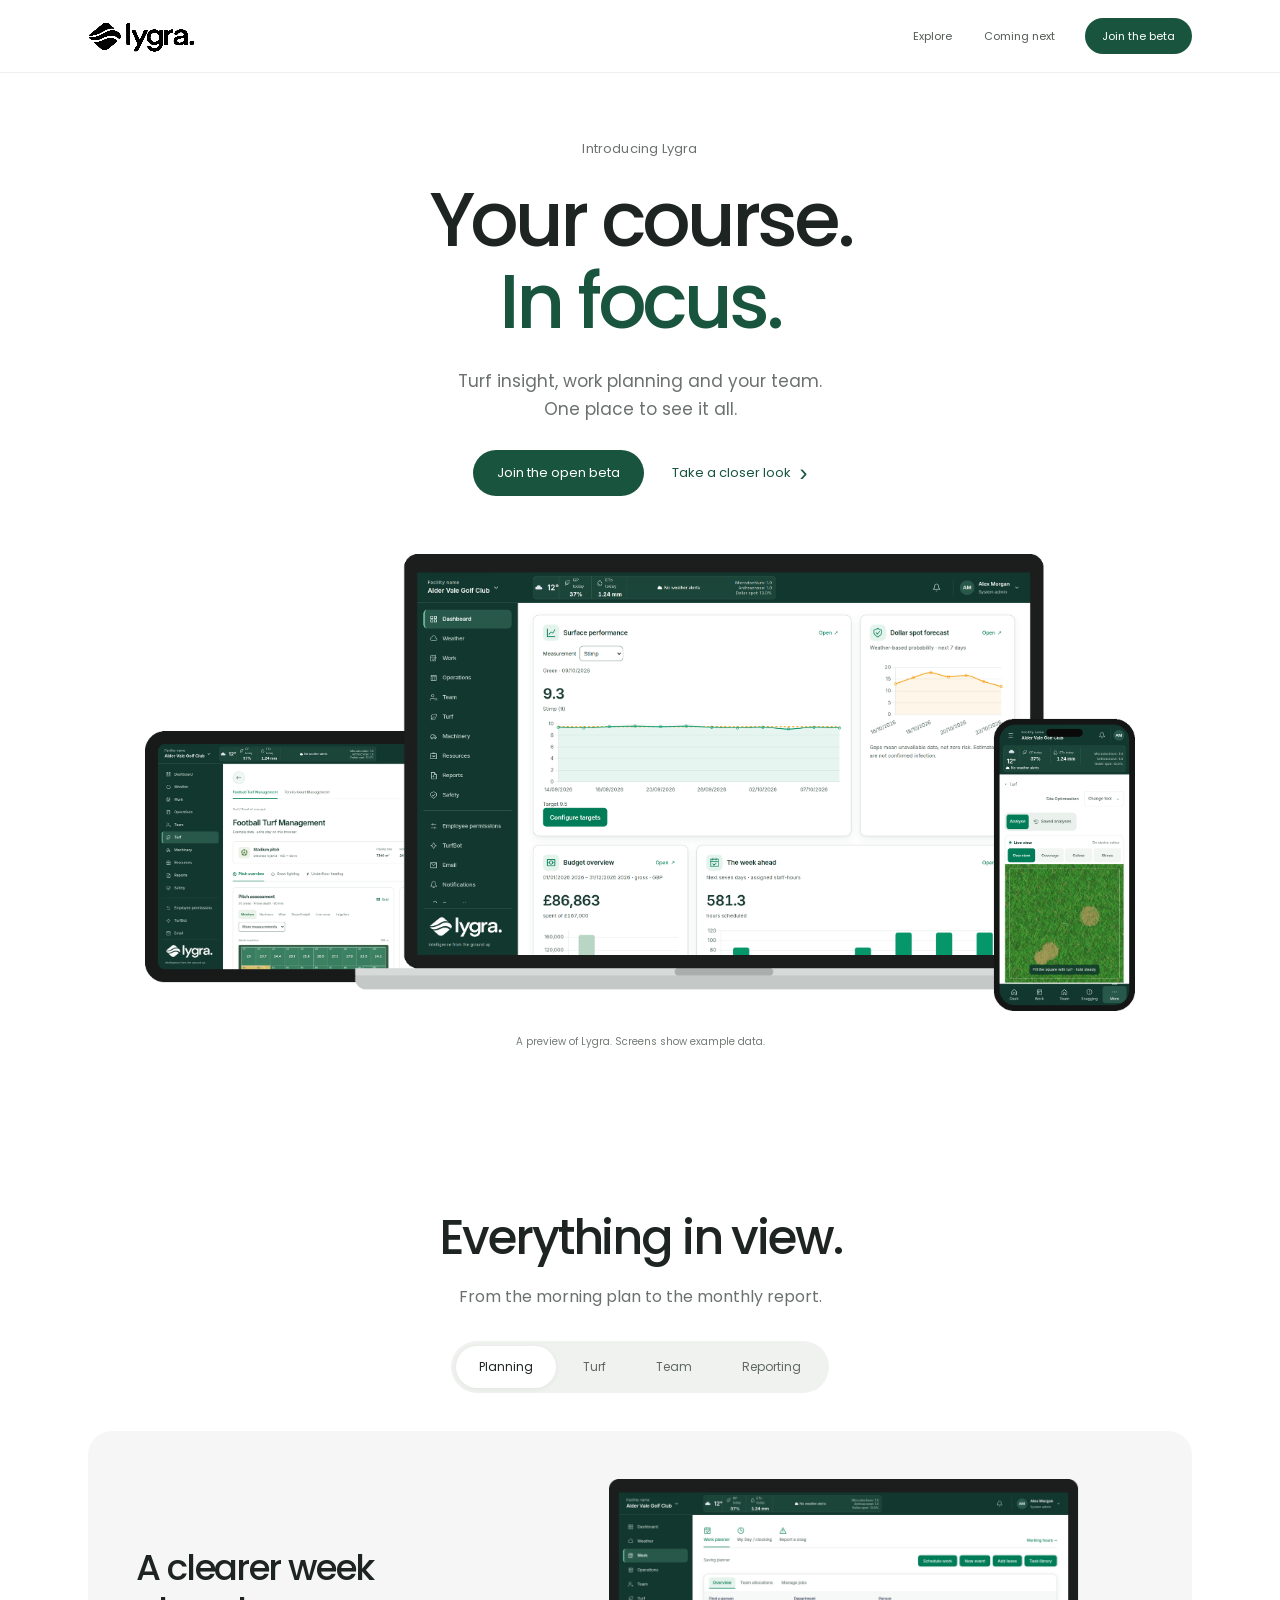
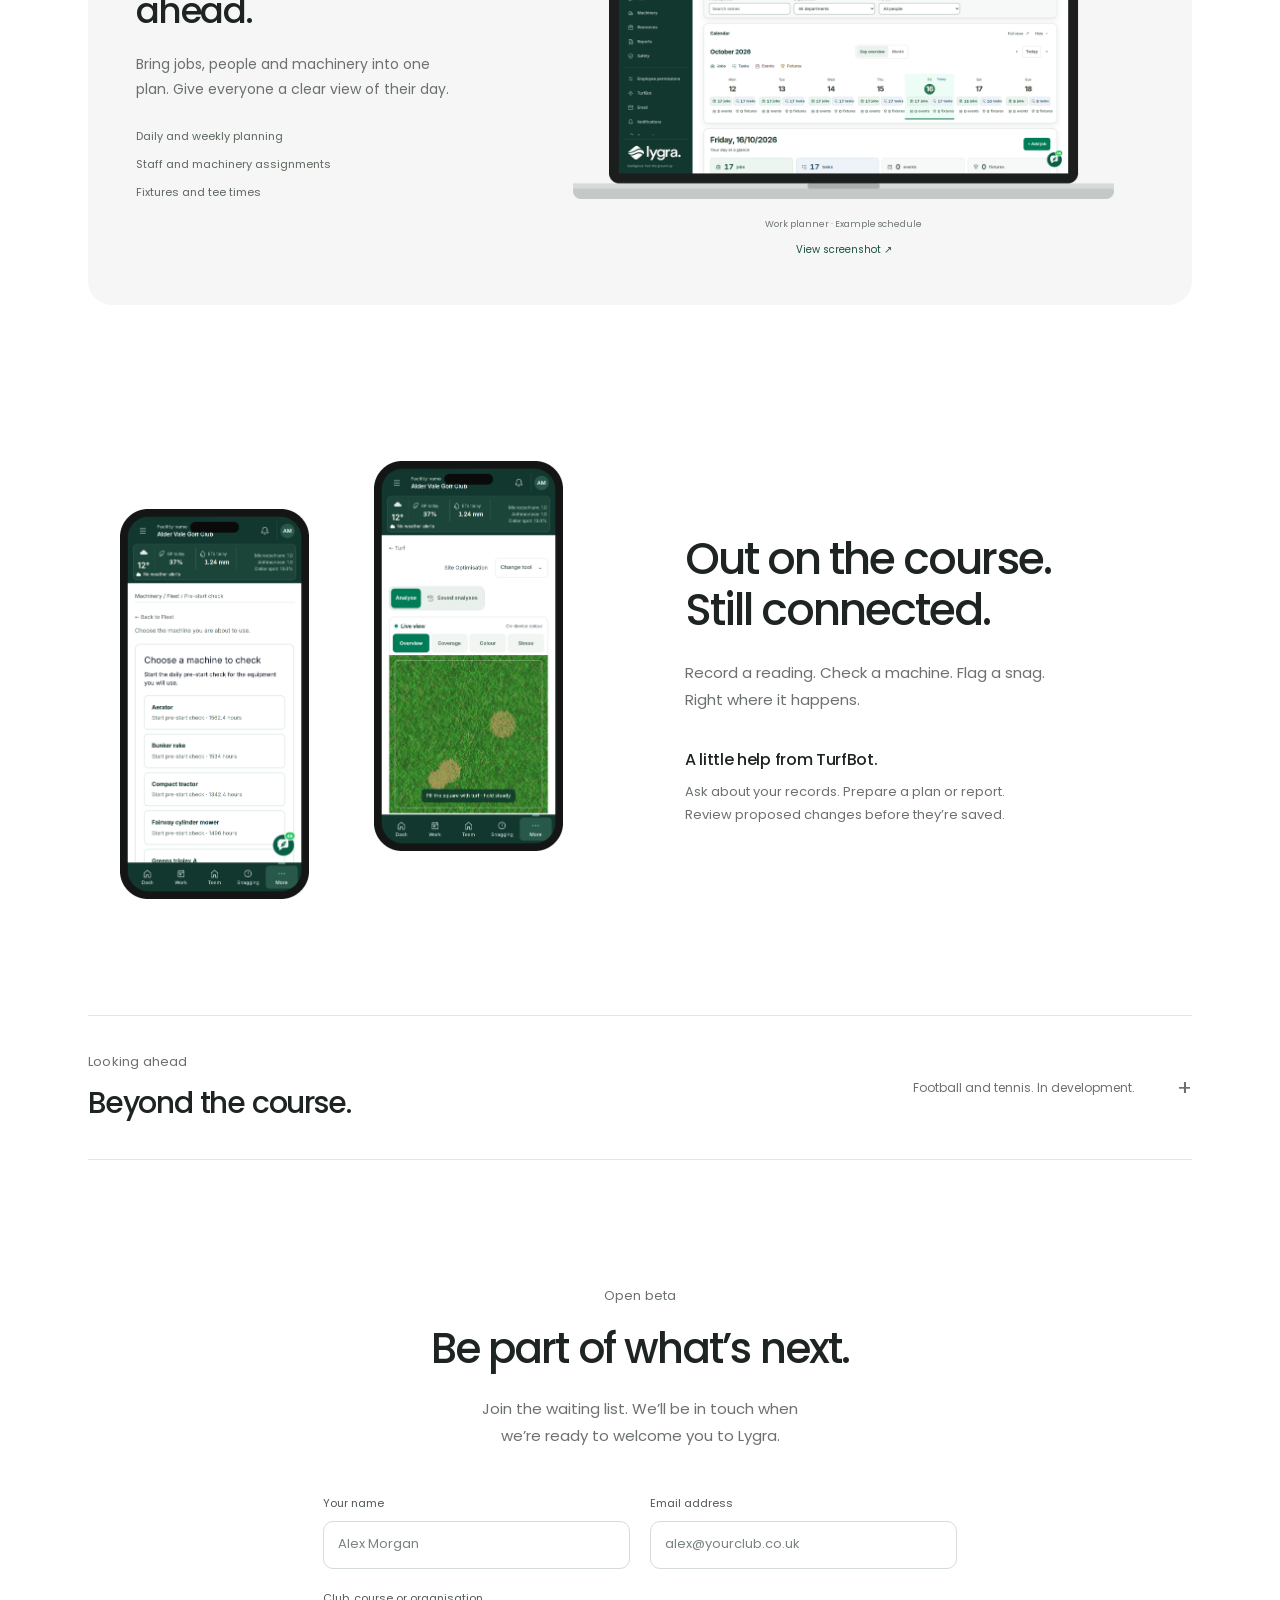
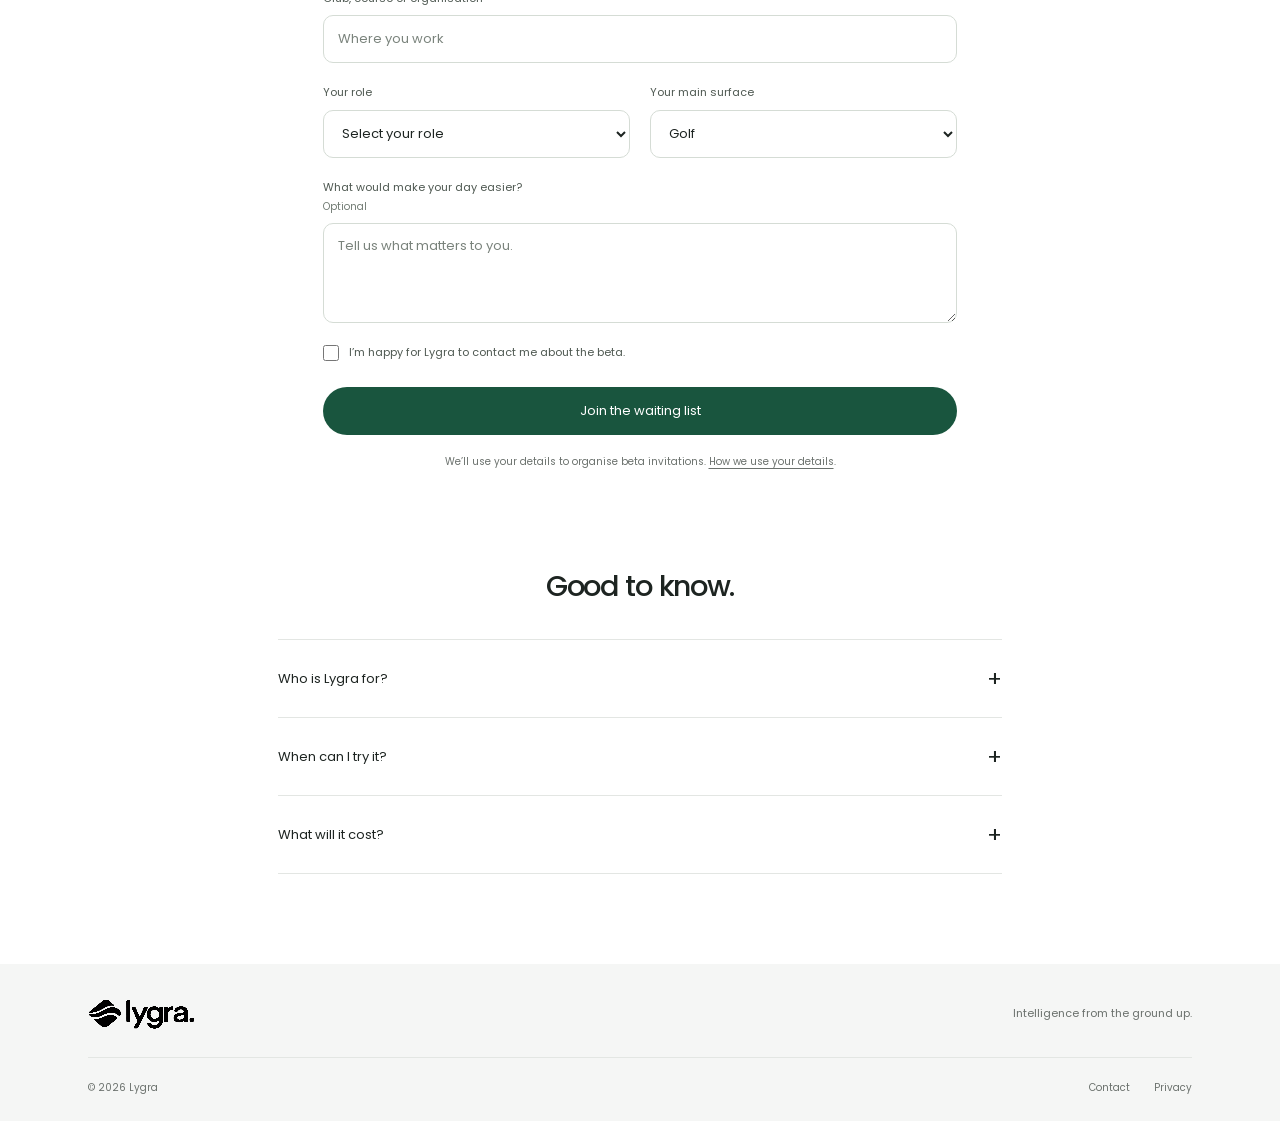
<file: index.html>
<!doctype html>
<html lang="en-GB">
<head>
  <meta charset="UTF-8">
  <meta name="viewport" content="width=device-width, initial-scale=1">
  <meta name="theme-color" content="#ffffff">
  <meta name="description" content="Your course. In focus. Lygra brings turf insight, work planning and your team together. Join the open beta waiting list.">
  <meta property="og:type" content="website">
  <meta property="og:url" content="https://rosshgithub.github.io/lygra-website/">
  <meta property="og:title" content="Lygra — your course, in focus">
  <meta property="og:description" content="Turf insight, work planning and your team. One place to see it all.">
  <meta property="og:image" content="https://rosshgithub.github.io/lygra-website/assets/lygra-brand.jpeg">
  <meta property="og:image:alt" content="Lygra — intelligence from the ground up">
  <link rel="canonical" href="https://rosshgithub.github.io/lygra-website/">
  <title>Lygra — intelligence from the ground up</title>
  <link rel="icon" href="./favicon.svg" type="image/svg+xml">
  <link rel="preload" href="./assets/fonts/poppins-medium.ttf" as="font" type="font/ttf" crossorigin>
  <link rel="stylesheet" href="./styles.css">
  <script src="./site.js" defer></script>
  <noscript><style>.feature-tabs{display:none}</style></noscript>
</head>
<body id="top">
  <a class="skip-link" href="#main">Skip to content</a>
  <header class="header-shell">
    <div class="site-header wrap">
      <a class="brand" href="#top" aria-label="Lygra home"><span class="brand-crop"><img src="./assets/lygra-brand.jpeg" alt="lygra." width="1600" height="900"></span></a>
      <nav aria-label="Main navigation">
        <a href="#explore">Explore</a>
        <a href="#next">Coming next</a>
      </nav>
      <a class="button button-small" href="#beta">Join the beta</a>
    </div>
  </header>

  <main id="main">
    <section class="hero wrap" aria-labelledby="hero-title">
      <div class="hero-copy">
        <p class="eyebrow">Introducing Lygra</p>
        <h1 id="hero-title">Your course.<br> <span>In focus.</span></h1>
        <p class="hero-description">Turf insight, work planning and your team.<br> One place to see it all.</p>
        <div class="hero-actions"><a class="button" href="#beta">Join the open beta</a><a class="text-link" href="#explore">Take a closer look <span aria-hidden="true">›</span></a></div>
      </div>
      <figure class="hero-product">
        <img src="./assets/hero-all-devices.png" alt="Lygra on laptop, tablet and phone, showing the dashboard, a sports surface preview and turf camera tools" width="2747" height="1269" fetchpriority="high">
        <figcaption>A preview of Lygra. Screens show example data.</figcaption>
      </figure>
    </section>

    <section class="explore wrap" id="explore" aria-labelledby="explore-title">
      <div class="section-heading"><h2 id="explore-title">Everything in view.</h2><p>From the morning plan to the monthly report.</p></div>
      <div class="feature-tabs" aria-label="Explore Lygra">
        <button type="button" id="tab-plan" data-feature="plan">Planning</button>
        <button type="button" id="tab-turf" data-feature="turf">Turf</button>
        <button type="button" id="tab-team" data-feature="team">Team</button>
        <button type="button" id="tab-picture" data-feature="picture">Reporting</button>
      </div>

      <section class="feature-panel" id="panel-plan" aria-labelledby="tab-plan">
        <div class="feature-copy"><h3>A clearer week ahead.</h3><p>Bring jobs, people and machinery into one plan. Give everyone a clear view of their day.</p><ul class="detail-list"><li>Daily and weekly planning</li><li>Staff and machinery assignments</li><li>Fixtures and tee times</li></ul></div>
        <figure class="feature-image"><img src="./assets/laptop-planner.png" alt="Lygra’s weekly work planner with jobs and team assignments" width="2408" height="1424" loading="lazy"><figcaption>Work planner · Example schedule</figcaption></figure>
      </section>
      <section class="feature-panel" id="panel-turf" aria-labelledby="tab-turf">
        <div class="feature-copy"><h3>Know what’s changing.</h3><p>See your readings alongside weather, growth and treatments. Build a picture of your course over time.</p><ul class="detail-list"><li>Surface performance history</li><li>Clippings and nutrition records</li><li>Forecasts and spray windows</li></ul></div>
        <figure class="feature-image"><img src="./assets/laptop-performance_chart.png" alt="A chart of recorded surface performance over time" width="2408" height="1424" loading="lazy"><figcaption>Surface performance · Example readings</figcaption></figure>
      </section>
      <section class="feature-panel" id="panel-team" aria-labelledby="tab-team">
        <div class="feature-copy"><h3>Everyone, on the same page.</h3><p>Share the day’s work. Keep the conversation going. Bring the details of your team together.</p><ul class="detail-list"><li>Personal schedules and attendance</li><li>Team chat and photo snag reports</li><li>Leave and training records</li></ul></div>
        <figure class="feature-image feature-image-phone"><img src="./assets/phone-teamchat.png" alt="Lygra team chat on a phone" width="762" height="1576" loading="lazy"><figcaption>Team chat · Example conversation</figcaption></figure>
      </section>
      <section class="feature-panel" id="panel-picture" aria-labelledby="tab-picture">
        <div class="feature-copy"><h3>Show the work behind it.</h3><p>Turn facility records into clear reports. Bring the numbers together, then add your perspective.</p><ul class="detail-list"><li>Budgets, expenditure and stock</li><li>Machinery checks and service history</li><li>Facility reports and PDF exports</li></ul></div>
        <figure class="feature-image"><img src="./assets/laptop-reports.png" alt="Lygra facility reporting on a laptop" width="2408" height="1424" loading="lazy"><figcaption>Facility reports · Example report</figcaption></figure>
      </section>
    </section>

    <section class="field-section wrap" aria-labelledby="field-title">
      <div class="field-visual">
        <img class="field-phone field-phone-back" src="./assets/phone-check.png" alt="A machinery pre-start check in Lygra" width="762" height="1576" loading="lazy">
        <img class="field-phone field-phone-front" src="./assets/phone-cam_analysis.png" alt="Lygra’s camera view for recording turf observations" width="762" height="1576" loading="lazy">
      </div>
      <div class="field-copy">
        <h2 id="field-title">Out on the course.<br> Still connected.</h2>
        <p>Record a reading. Check a machine. Flag a snag.<br> Right where it happens.</p>
        <div class="assistant-note"><h3>A little help from TurfBot.</h3><p>Ask about your records. Prepare a plan or report. Review proposed changes before they’re saved.</p></div>
      </div>
    </section>

    <section class="next-section wrap" id="next" aria-labelledby="next-title">
      <details class="next-preview">
        <summary><span class="next-heading"><span class="eyebrow">Looking ahead</span><span id="next-title" role="heading" aria-level="2">Beyond the course.</span></span><span class="next-description">Football and tennis. In development.<span class="disclosure-icon" aria-hidden="true">+</span></span></summary>
        <div class="sport-previews">
          <article class="sport-preview"><h3>Football</h3><p>Pitch assessment, grow-light planning and rootzone conditions.</p><img src="./assets/ipad-football.png" alt="Development preview of Lygra’s football pitch assessment" width="1836" height="1317" loading="lazy"></article>
          <article class="sport-preview"><h3>Tennis</h3><p>Court wear, surface readings and irrigation.</p><img src="./assets/ipad-tennis.png" alt="Development preview of Lygra’s tennis court assessment" width="1836" height="1317" loading="lazy"></article>
        </div>
        <p class="development-note">Early concepts. Availability in the first beta is not confirmed.</p>
      </details>
    </section>

    <section class="beta-section wrap" id="beta" aria-labelledby="beta-title">
      <div class="beta-copy"><p class="eyebrow">Open beta</p><h2 id="beta-title">Be part of what’s next.</h2><p>Join the waiting list. We’ll be in touch when<br> we’re ready to welcome you to Lygra.</p></div>
    <form class="beta-form" action="https://turfmetric.uk/api/beta-signups" method="POST" aria-labelledby="form-title">
      <h3 id="form-title" class="sr-only">Sign up for the open beta</h3>
      <div class="honeypot" aria-hidden="true"><label>Leave this empty<input type="text" name="website" tabindex="-1" autocomplete="off"></label></div>
      <div class="form-row"><label>Your name<input name="name" type="text" autocomplete="name" required maxlength="100" placeholder="Alex Morgan"></label><label>Email address<input name="email" type="email" autocomplete="email" required maxlength="254" placeholder="alex@yourclub.co.uk"></label></div>
      <label>Club, course or organisation<input name="organisation" type="text" autocomplete="organization" required maxlength="160" placeholder="Where you work"></label>
      <div class="form-row"><label>Your role<select name="role" required><option value="">Select your role</option><option>Course manager</option><option>Head greenkeeper</option><option>Deputy or assistant greenkeeper</option><option>Grounds manager / groundskeeper</option><option>Club management</option><option>Other</option></select></label><label>Your main surface<select name="surface" required><option>Golf</option><option>Football</option><option>Tennis</option><option>Multiple sports</option><option>Other</option></select></label></div>
      <label>What would make your day easier? <span class="optional">Optional</span><textarea name="message" rows="3" maxlength="2000" placeholder="Tell us what matters to you."></textarea></label>
      <label class="consent"><input type="checkbox" name="beta_contact_consent" value="I agree to be contacted about the Lygra beta" required><span>I’m happy for Lygra to contact me about the beta.</span></label>
      <button class="button button-dark" type="submit">Join the waiting list</button>
      <p class="form-note">We’ll use your details to organise beta invitations. <a href="./privacy.html">How we use your details</a>.</p>
      <p class="form-status" role="status" aria-live="polite"></p>
    </form>
    <div class="signup-confirmation" hidden aria-labelledby="signup-confirmation-title">
      <div class="signup-confirmation-brand"><img src="./assets/lygra-brand.jpeg" alt="Lygra — intelligence from the ground up" width="1600" height="900"></div>
      <div class="signup-confirmation-content">
        <p class="eyebrow">Lygra open beta</p>
        <h3 id="signup-confirmation-title" tabindex="-1">You’re on the list.</h3>
        <p>Thanks for signing up to the Lygra beta!</p>
        <p>Your application is saved. We’re bringing turf insight, work planning and your team together, and we’re glad you’d like to be part of it.</p>
        <div class="signup-confirmation-next"><h4>What happens next?</h4><p>We’ll be in touch by email when we’re ready to invite you, with everything you need to get started. There’s nothing else you need to do for now.</p></div>
        <p>Questions? <a href="mailto:support@lygra.co.uk">support@lygra.co.uk</a></p>
        <p class="signup-signoff">The Lygra team<br><span>Intelligence from the ground up.</span></p>
      </div>
    </div>
    </section>

    <section class="questions wrap" aria-labelledby="questions-title">
      <h2 id="questions-title">Good to know.</h2>
      <div class="question-list">
        <details><summary>Who is Lygra for?<span class="disclosure-icon" aria-hidden="true">+</span></summary><p>We welcome interest from everyone working in sports turf, lawn care and golf course management. Whether you look after pitches, courts, courses or lawns, we’d love to hear from you.</p></details>
        <details><summary>When can I try it?<span class="disclosure-icon" aria-hidden="true">+</span></summary><p>Joining adds you to the waiting list. We’ll contact you about access when invitations are ready. There’s no confirmed opening date yet.</p></details>
        <details><summary>What will it cost?<span class="disclosure-icon" aria-hidden="true">+</span></summary><p>We’ll share pricing and beta terms with your invitation, before you decide to take part.</p></details>
      </div>
    </section>
  </main>

  <dialog class="image-dialog" aria-labelledby="image-dialog-caption"><button type="button" class="image-dialog-close" aria-label="Close screenshot">Close <span aria-hidden="true">×</span></button><img alt=""><p id="image-dialog-caption"></p></dialog>
  <footer class="site-footer"><div class="wrap"><div class="footer-top"><a class="brand" href="#top" aria-label="Lygra home"><span class="brand-crop"><img src="./assets/lygra-brand.jpeg" alt="lygra." width="1600" height="900" loading="lazy"></span></a><p>Intelligence from the ground up.</p></div><div class="footer-bottom"><span>© <span data-year>2026</span> Lygra</span><div><a href="mailto:support@lygra.co.uk">Contact</a><a href="./privacy.html">Privacy</a></div></div></div></footer>
</body>
</html>
</file>
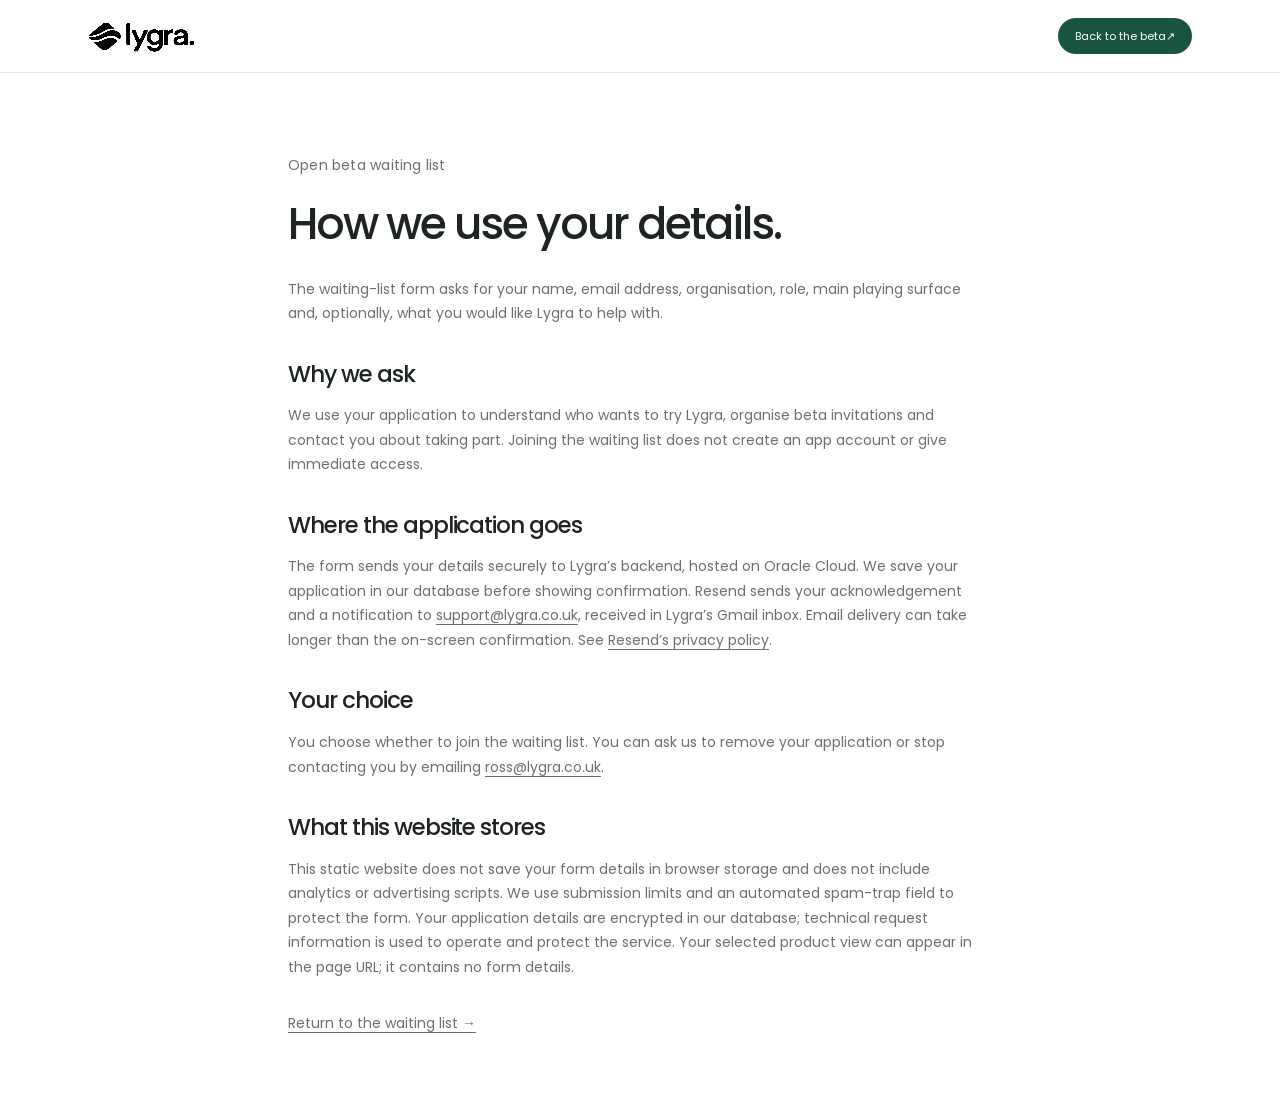
<file: privacy.html>
<!doctype html>
<html lang="en-GB"><head><meta charset="UTF-8"><meta name="viewport" content="width=device-width, initial-scale=1"><meta name="theme-color" content="#ffffff"><meta name="robots" content="noindex"><title>Beta waiting-list privacy — Lygra</title><link rel="icon" href="./favicon.svg" type="image/svg+xml"><link rel="stylesheet" href="./styles.css"></head><body><header class="legal-header"><div class="site-header wrap"><a class="brand" href="./" aria-label="Lygra home"><span class="brand-crop"><img src="./assets/lygra-brand.jpeg" alt="lygra." width="1600" height="900"></span></a><a class="button button-small" href="./#beta">Back to the beta <span aria-hidden="true">↗</span></a></div></header><main class="legal-page wrap"><p class="eyebrow">Open beta waiting list</p><h1>How we use your details.</h1><p>The waiting-list form asks for your name, email address, organisation, role, main playing surface and, optionally, what you would like Lygra to help with.</p><h2>Why we ask</h2><p>We use your application to understand who wants to try Lygra, organise beta invitations and contact you about taking part. Joining the waiting list does not create an app account or give immediate access.</p><h2>Where the application goes</h2><p>The form sends your details securely to Lygra’s backend, hosted on Oracle Cloud. We save your application in our database before showing confirmation. Resend sends your acknowledgement and a notification to <a href="mailto:support@lygra.co.uk">support@lygra.co.uk</a>, received in Lygra’s Gmail inbox. Email delivery can take longer than the on-screen confirmation. See <a href="https://resend.com/legal/privacy-policy">Resend’s privacy policy</a>.</p><h2>Your choice</h2><p>You choose whether to join the waiting list. You can ask us to remove your application or stop contacting you by emailing <a href="mailto:ross@lygra.co.uk">ross@lygra.co.uk</a>.</p><h2>What this website stores</h2><p>This static website does not save your form details in browser storage and does not include analytics or advertising scripts. We use submission limits and an automated spam-trap field to protect the form. Your application details are encrypted in our database; technical request information is used to operate and protect the service. Your selected product view can appear in the page URL; it contains no form details.</p><p style="margin-top:32px"><a href="./#beta">Return to the waiting list →</a></p></main></body></html>
</file>
<file: styles.css>
@charset "UTF-8";

@font-face {
  font-family: Poppins;
  font-style: normal;
  font-weight: 400;
  font-display: swap;
  src: url('./assets/fonts/poppins-regular.ttf') format('truetype');
}
@font-face {
  font-family: Poppins;
  font-style: normal;
  font-weight: 500;
  font-display: swap;
  src: url('./assets/fonts/poppins-medium.ttf') format('truetype');
}

:root {
  --ink: #1d2421;
  --muted: #6b716d;
  --green: #19553e;
  --soft: #f5f6f5;
  --line: #e3e6e3;
  font-family: Poppins, -apple-system, BlinkMacSystemFont, 'Segoe UI', sans-serif;
  font-synthesis: none;
  color: var(--ink);
  background: #fff;
  scroll-padding-top: 100px;
}
* { box-sizing: border-box; }
body { margin: 0; }
button, input, select, textarea { font: inherit; }
button, a { -webkit-tap-highlight-color: transparent; touch-action: manipulation; }
a { color: inherit; text-decoration: none; }
button, summary { cursor: pointer; }
img { display: block; max-width: 100%; height: auto; }
figure, p, h1, h2, h3 { margin: 0; }
p { line-height: 1.75; }
h1, h2, h3 { font-weight: 500; line-height: 1.16; letter-spacing: -.045em; }
h2 { font-size: clamp(32px, 3.8vw, 48px); }
h3 { font-size: 30px; }
:where(a, button, summary, input, select, textarea, [tabindex]):focus-visible {
  outline: 3px solid #6a9e87;
  outline-offset: 5px;
}
button:disabled { opacity: .65; cursor: wait; }
.wrap { max-width: 1200px; padding-inline: 48px; margin-inline: auto; }
.eyebrow { color: var(--muted); font-size: 13px; font-weight: 400; letter-spacing: .015em; }
.button {
  display: inline-flex;
  align-items: center;
  justify-content: center;
  min-height: 46px;
  padding: 12px 24px;
  border: 0;
  border-radius: 30px;
  background: var(--green);
  color: white;
  font-size: 13px;
  font-weight: 400;
  line-height: 1.5;
  transition: background .18s;
}
.button:hover { background: #246a4f; }
.button-small { min-height: 36px; padding: 9px 17px; font-size: 11px; }
.text-link { display: inline-flex; align-items: center; gap: 9px; color: var(--green); font-size: 13px; min-height: 44px; }
.text-link:hover { text-decoration: underline; text-underline-offset: 4px; }
.text-link span { font-family: Arial, sans-serif; font-size: 24px; line-height: 1; }
.sr-only, .honeypot { position: absolute; width: 1px; height: 1px; padding: 0; overflow: hidden; clip-path: inset(50%); white-space: nowrap; }
.skip-link { position: fixed; z-index: 100; top: 12px; left: 16px; transform: translateY(-200%); padding: 16px; background: white; }
.skip-link:focus { transform: none; }

/* Quiet navigation; the logo is the supplied artwork in monochrome. */
.header-shell { position: sticky; top: 0; z-index: 10; background: #ffffffed; backdrop-filter: blur(18px); border-bottom: 1px solid #eef0ed; }
.site-header { display: flex; align-items: center; gap: 30px; height: 72px; }
.brand { display: inline-block; flex-shrink: 0; }
.brand-crop { display: block; position: relative; width: 106px; height: 31px; overflow: hidden; }
.brand-crop img { position: absolute; width: 194px; max-width: none; left: -44px; top: -35px; filter: grayscale(1) contrast(8) invert(1); mix-blend-mode: multiply; }
.site-header nav { display: flex; align-items: center; gap: 32px; margin-left: auto; font-size: 11px; color: #545c56; }
.site-header nav a { padding-block: 14px; }
.site-header nav a:hover { color: var(--ink); }

/* Product first, with no frame around the devices. */
.hero { padding-block: 65px 80px; text-align: center; }
.hero h1 { font-size: clamp(48px, 6vw, 76px); line-height: 1.08; letter-spacing: -.055em; margin-block: 18px 24px; }
.hero h1 span { color: var(--green); }
.hero-description { color: var(--muted); font-size: 17px; line-height: 1.65; }
.hero-actions { display: flex; justify-content: center; align-items: center; gap: 28px; margin-top: 27px; }
.hero-product { max-width: 990px; margin: 58px auto 0; }
.hero-product img { width: 100%; }
.hero-product figcaption { margin-top: 23px; color: #737b75; font-size: 10px; }

.section-heading { text-align: center; margin-bottom: 30px; }
.section-heading p { margin-top: 17px; color: var(--muted); font-size: 16px; }
.explore { padding-block: 80px 55px; }
.feature-tabs { display: flex; width: fit-content; margin: 0 auto 38px; gap: 4px; padding: 5px; border-radius: 30px; background: #f0f2ef; }
.feature-tabs button { color: #606a62; background: transparent; border: none; border-radius: 24px; padding: 11px 23px; min-height: 42px; font-size: 12px; }
.feature-tabs button[aria-selected="true"] { background: #fff; color: var(--ink); box-shadow: 0 1px 5px #102b3012; }
.feature-tabs button:hover { color: var(--green); }
.feature-panel { display: grid; grid-template-columns: .82fr 1.4fr; align-items: center; gap: 30px; min-height: 440px; padding: 48px 36px 36px 48px; border-radius: 24px; background: var(--soft); }
.feature-panel[hidden] { display: none; }
.feature-panel + .feature-panel { margin-top: 24px; }
.js .feature-panel + .feature-panel { margin-top: 0; }
.feature-copy h3 { font-size: clamp(27px, 2.8vw, 36px); line-height: 1.2; max-width: 330px; }
.feature-copy > p { font-size: 14px; color: var(--muted); margin-top: 20px; max-width: 320px; }
.detail-list { margin: 26px 0 0; padding: 0; list-style: none; font-size: 11px; color: #5d685f; line-height: 1.7; }
.detail-list li + li { margin-top: 9px; }
.feature-image { min-width: 0; display: flex; flex-direction: column; align-items: center; justify-content: center; }
.feature-image img { max-height: 320px; width: 100%; object-fit: contain; }
.feature-image-phone img { max-height: 320px; width: auto; }
.feature-image figcaption { margin-top: 19px; font-size: 9px; color: #6c766e; text-align: center; }
.image-zoom { background: transparent; border: 0; color: var(--green); min-height: 38px; padding: 8px; font-size: 10px; }
.image-zoom:hover { text-decoration: underline; text-underline-offset: 4px; }

.field-section { display: grid; grid-template-columns: 1fr 1fr; align-items: center; gap: 90px; padding-block: 115px; }
.field-visual { display: flex; justify-content: center; align-items: center; gap: 20px; padding: 10px; }
.field-phone { width: calc(50% - 10px); max-height: 390px; object-fit: contain; }
.field-phone-back { transform: translateY(24px); }
.field-phone-front { transform: translateY(-24px); }
.field-copy h2 { font-size: clamp(32px, 3.5vw, 44px); }
.field-copy > p { margin-top: 25px; color: var(--muted); font-size: 15px; }
.assistant-note { margin-top: 38px; max-width: 350px; }
.assistant-note h3 { font-size: 16px; letter-spacing: -.02em; }
.assistant-note p { margin-top: 12px; color: var(--muted); font-size: 13px; }

/* Roadmap detail stays available without dominating the page. */
.next-section { padding-block: 15px 60px; }
.next-preview { border-block: 1px solid var(--line); }
summary { list-style: none; }
summary::-webkit-details-marker { display: none; }
.next-preview > summary { display: flex; justify-content: space-between; align-items: center; gap: 30px; padding-block: 36px; }
.next-heading { display: flex; flex-direction: column; gap: 12px; }
.next-heading [role="heading"] { font-size: 30px; line-height: 1.3; letter-spacing: -.04em; font-weight: 500; }
.next-description { display: flex; align-items: center; gap: 42px; color: var(--muted); font-size: 12px; }
.disclosure-icon { display: inline-block; flex-shrink: 0; font-size: 22px; font-weight: 400; transition: transform .18s; }
details[open] > summary .disclosure-icon { transform: rotate(45deg); }
.sport-previews { display: grid; grid-template-columns: 1fr 1fr; gap: 55px; padding-top: 30px; }
.sport-preview h3 { font-size: 23px; }
.sport-preview p { margin-top: 13px; color: var(--muted); font-size: 13px; max-width: 330px; }
.sport-preview img { max-height: 280px; object-fit: contain; margin: 28px auto 0; }
.development-note { color: var(--muted); font-size: 10px; padding-block: 32px; }

.beta-section { max-width: 730px; padding-block: 65px 85px; }
.beta-copy { text-align: center; }
.beta-copy .eyebrow { margin-bottom: 17px; }
.beta-copy h2 { font-size: 42px; }
.beta-copy > p:last-child { color: var(--muted); font-size: 15px; margin-top: 23px; }
.beta-form { margin-top: 46px; }
.beta-form label { display: flex; flex-direction: column; gap: 8px; margin-bottom: 21px; font-size: 11px; color: #4f5952; line-height: 1.6; }
.beta-form input:not([type="checkbox"]), .beta-form select, .beta-form textarea { width: 100%; min-width: 0; min-height: 48px; border: 1px solid #d5dcd5; border-radius: 10px; background: #fff; padding: 12px 14px; color: var(--ink); font-size: 13px; }
.beta-form select { padding-right: 25px; }
.beta-form textarea { resize: vertical; min-height: 100px; line-height: 1.6; }
.beta-form input::placeholder, .beta-form textarea::placeholder { color: #7a837c; opacity: 1; }
.form-row { display: grid; grid-template-columns: 1fr 1fr; gap: 20px; }
.optional { color: #737d75; font-size: 10px; margin-top: -5px; }
.beta-form .consent { flex-direction: row; gap: 10px; align-items: flex-start; margin-block: 8px 25px; }
.consent input { accent-color: var(--green); flex-shrink: 0; width: 16px; height: 16px; margin: 1px 0 0; }
.beta-form .button { width: 100%; min-height: 48px; }
.form-note { text-align: center; font-size: 10px; color: var(--muted); margin-top: 18px; }
.form-note a { text-decoration: underline; text-underline-offset: 3px; }
.form-status { font-size: 12px; text-align: center; margin-top: 16px; }
.form-status:empty { display: none; }

.questions { max-width: 820px; padding-block: 15px 90px; }
.questions h2 { text-align: center; font-size: 29px; margin-bottom: 35px; }
.question-list { border-top: 1px solid var(--line); }
.question-list details { border-bottom: 1px solid var(--line); }
.question-list summary { display: flex; align-items: center; justify-content: space-between; gap: 20px; font-size: 13px; padding-block: 22px; }
.question-list details p { max-width: 610px; padding-bottom: 24px; color: var(--muted); font-size: 13px; }
.site-footer { background: var(--soft); padding-block: 34px 25px; }
.footer-top, .footer-bottom { display: flex; align-items: center; justify-content: space-between; gap: 24px; }
.footer-top { padding-bottom: 28px; border-bottom: 1px solid var(--line); }
.footer-top p { color: var(--muted); font-size: 11px; }
.footer-bottom { padding-top: 22px; color: var(--muted); font-size: 10px; }
.footer-bottom > div { display: flex; gap: 24px; }
.footer-bottom a:hover { color: var(--green); }

.image-dialog { padding: 60px 28px 24px; border: none; border-radius: 20px; background: #fff; color: var(--ink); max-width: min(1200px, 94vw); max-height: 94dvh; width: fit-content; }
.image-dialog::backdrop { background: #14271ed1; backdrop-filter: blur(7px); }
.image-dialog img { max-height: 72dvh; width: auto; max-width: 100%; object-fit: contain; }
.image-dialog p { margin-top: 18px; font-size: 12px; text-align: center; }
.image-dialog-close { position: absolute; right: 24px; top: 14px; display: flex; align-items: center; gap: 15px; min-height: 36px; border: none; background: transparent; color: var(--ink); font-size: 12px; }
.image-dialog-close span { font-size: 24px; }
.legal-header { border-bottom: 1px solid var(--line); }
.legal-header .site-header { justify-content: space-between; }
.legal-page { max-width: 800px; padding-block: 80px; }
.legal-page .eyebrow { margin-bottom: 20px; }
.legal-page h1 { font-size: 44px; margin-bottom: 28px; }
.legal-page h2 { font-size: 23px; margin-block: 35px 16px; }
.legal-page p { color: var(--muted); font-size: 14px; }
.legal-page a { text-decoration: underline; text-underline-offset: 4px; }

@media (max-width: 1000px) {
  .wrap { padding-inline: 32px; }
  .hero { padding-top: 55px; }
  .feature-panel { padding: 36px 26px; gap: 24px; grid-template-columns: .85fr 1.1fr; }
  .feature-copy > p { font-size: 13px; }
  .field-section { gap: 45px; }
  .field-visual { gap: 14px; }
  .next-description { gap: 25px; }
}
@media (max-width: 700px) {
  :root { scroll-padding-top: 90px; }
  .wrap { padding-inline: 24px; }
  .site-header { height: 68px; gap: 20px; }
  .site-header nav { display: none; }
  .site-header > .button { margin-left: auto; }
  .brand-crop { width: 98px; height: 29px; }
  .brand-crop img { width: 180px; left: -41px; top: -33px; }
  .hero { padding-block: 50px 50px; }
  .hero .eyebrow { font-size: 12px; }
  .hero h1 { font-size: clamp(43px, 12vw, 64px); margin-block: 18px 23px; }
  .hero-description { font-size: 14px; max-width: 340px; margin-inline: auto; }
  .hero-description br { display: none; }
  .hero-actions { gap: 20px; margin-top: 25px; }
  .hero-actions .button { font-size: 11px; padding: 12px 17px; }
  .hero-actions .text-link { font-size: 11px; gap: 5px; }
  .hero-product { margin-top: 48px; }
  .hero-product figcaption { margin-top: 18px; font-size: 9px; }
  .explore { padding-block: 60px 25px; }
  .section-heading h2 { font-size: 33px; }
  .section-heading p { font-size: 13px; max-width: 280px; margin: 15px auto 0; }
  .feature-tabs { width: 100%; margin-bottom: 25px; gap: 2px; padding: 4px; }
  .feature-tabs button { padding: 10px 8px; min-height: 40px; font-size: 10px; flex: 1; }
  .feature-panel { display: flex; flex-direction: column; align-items: stretch; gap: 32px; min-height: 0; border-radius: 20px; padding: 30px 24px 20px; }
  .feature-copy h3 { font-size: 29px; max-width: 280px; }
  .feature-copy > p { font-size: 13px; max-width: none; margin-top: 17px; }
  .detail-list { font-size: 10px; margin-top: 22px; }
  .detail-list li + li { margin-top: 7px; }
  .feature-image img { max-height: 280px; }
  .feature-image-phone img { max-height: 295px; }
  .feature-image figcaption { font-size: 8px; margin-top: 17px; }
  .field-section { display: flex; flex-direction: column-reverse; align-items: stretch; gap: 45px; padding-block: 70px; }
  .field-copy { text-align: center; }
  .field-copy h2 { font-size: 35px; }
  .field-copy > p { font-size: 13px; margin-top: 20px; }
  .field-copy > p br { display: none; }
  .assistant-note { max-width: 300px; margin: 30px auto 0; }
  .assistant-note h3 { font-size: 15px; }
  .assistant-note p { font-size: 12px; }
  .field-visual { width: 100%; max-width: 360px; margin-inline: auto; padding: 25px 15px; gap: 16px; }
  .field-phone { max-height: 320px; }
  .field-phone-back { transform: translateY(15px); }
  .field-phone-front { transform: translateY(-15px); }
  .next-section { padding-block: 10px 40px; }
  .next-preview > summary { display: block; padding-block: 28px; }
  .next-heading { gap: 9px; }
  .next-heading .eyebrow { font-size: 11px; }
  .next-heading [role="heading"] { font-size: 27px; }
  .next-description { justify-content: space-between; font-size: 11px; margin-top: 17px; }
  .sport-previews { grid-template-columns: 1fr; gap: 37px; padding-top: 15px; }
  .sport-preview h3 { font-size: 22px; }
  .sport-preview p { font-size: 12px; }
  .development-note { font-size: 10px; }
  .beta-section { padding-block: 45px 65px; }
  .beta-copy h2 { font-size: 35px; }
  .beta-copy > p:last-child { font-size: 13px; margin-top: 19px; }
  .beta-copy br { display: none; }
  .beta-form { margin-top: 35px; }
  .form-row { grid-template-columns: 1fr; gap: 0; }
  .beta-form input:not([type="checkbox"]), .beta-form select, .beta-form textarea { font-size: 16px; }
  .form-note { font-size: 9px; }
  .questions { padding-block: 10px 65px; }
  .questions h2 { font-size: 27px; margin-bottom: 28px; }
  .question-list summary { font-size: 12px; }
  .question-list details p { font-size: 12px; }
  .footer-top { align-items: flex-start; flex-direction: column; gap: 16px; }
  .footer-top p { font-size: 10px; }
  .legal-page { padding-block: 50px; }
  .legal-page h1 { font-size: 36px; }
}
@media (prefers-reduced-motion: reduce) {
  *, *::before, *::after { transition: none !important; animation: none !important; }
}

/* The receipt shares the beta acknowledgement email's artwork and typography. */
[hidden] { display: none !important; }
.signup-confirmation { scroll-margin-top: 96px; border: 1px solid #e3e6e3; background: #fff; width: 100%; min-width: 0; }
.signup-confirmation-brand { background: #032f20; }
.signup-confirmation-brand img { display: block; width: 100%; height: auto; }
.signup-confirmation-content { padding: clamp(24px, 4vw, 44px); }
.signup-confirmation-content h3 { margin: 0 0 24px; font-size: clamp(30px, 4vw, 40px); font-weight: 400; line-height: 1.15; letter-spacing: -1px; }
.signup-confirmation-content h3:focus { outline: none; }
.signup-confirmation-content p { margin: 0 0 20px; line-height: 1.7; color: #515b54; overflow-wrap: anywhere; }
.signup-confirmation-content .eyebrow { color: #19553e; }
.signup-confirmation-content a { color: #19553e; text-decoration: underline; }
.signup-confirmation-next { padding: 20px 22px; margin: 26px 0; border-left: 3px solid #19553e; background: #f5f6f5; }
.signup-confirmation-next h4 { margin: 0 0 8px; color: #19553e; font-size: 16px; }
.signup-confirmation-next p { margin: 0; }
.signup-confirmation-content .signup-signoff { margin-bottom: 0; color: #1d2421; }
.signup-signoff span { font-size: 12px; color: #6b716d; }
</file>
